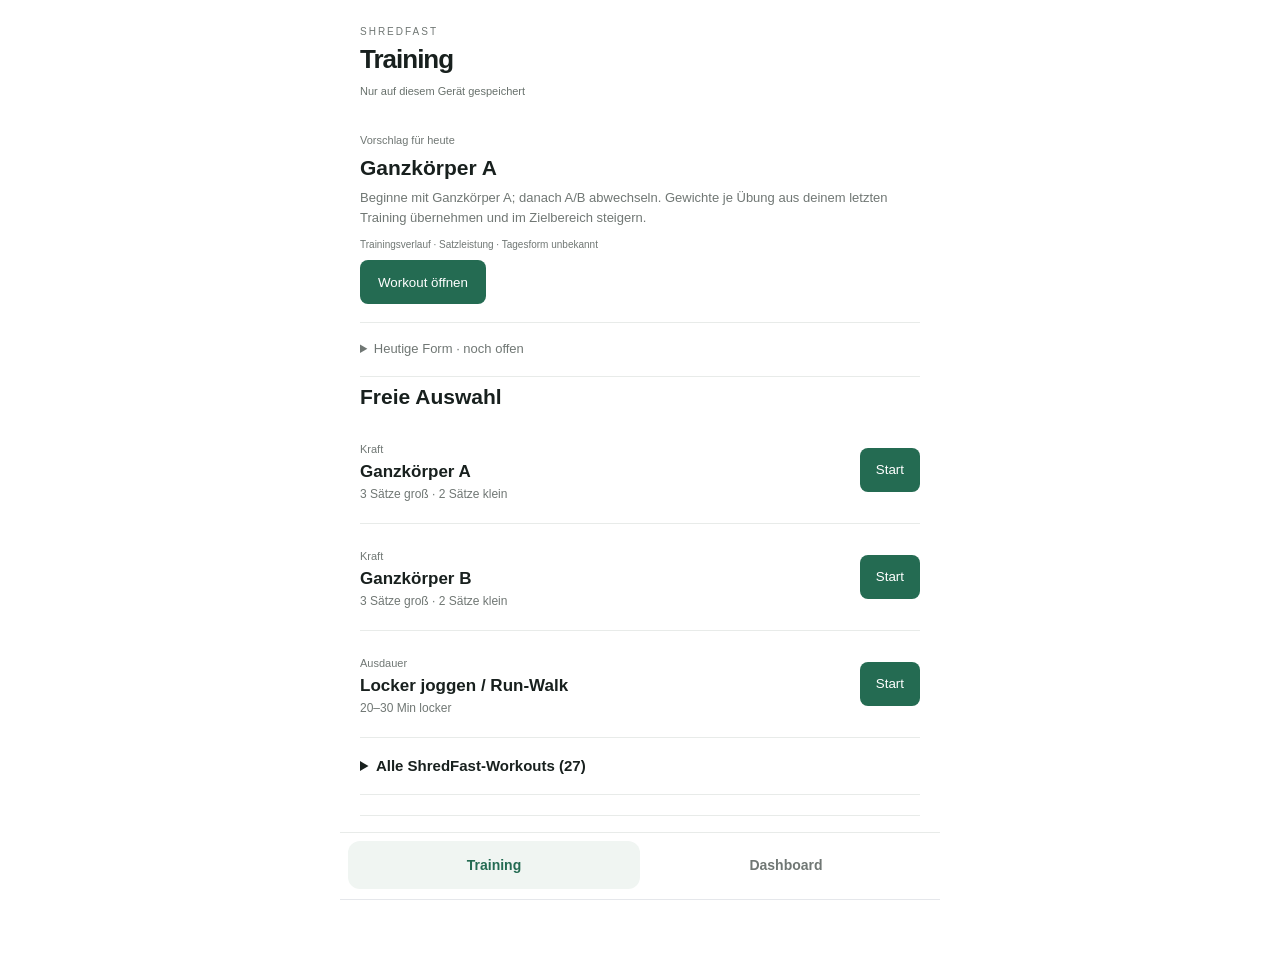
<file: index.html>
<!DOCTYPE html>
<html lang="de">
<head>
    <meta charset="UTF-8">
    <meta name="viewport" content="width=device-width, initial-scale=1.0, viewport-fit=cover">
    <meta name="apple-mobile-web-app-capable" content="yes">
    <meta name="apple-mobile-web-app-status-bar-style" content="black-translucent">
    <meta name="apple-mobile-web-app-title" content="ShredFast">
    <title>ShredFast · Kraft & Ausdauer</title>
    <style>
        * {
            margin: 0;
            padding: 0;
            box-sizing: border-box;
        }
        html, body {
            font-family: -apple-system, BlinkMacSystemFont, "Segoe UI", Helvetica, Arial, sans-serif;
            background: #f3f4f6;
            color: #111;
            width: 100%;
            height: 100%;
        }
        body {
            overflow-x: hidden;
        }
        button { font-family: inherit; cursor: pointer; border: none; background: none; }
        input { font-family: inherit; }
        .container { max-width: 500px; margin: 0 auto; min-height: 100vh; background: #f3f4f6; }
        .header { padding: 24px 18px 16px; background: #111; color: #fff; }
        .header h1 { font-size: 22px; font-weight: 800; letter-spacing: -0.5px; }
        .header-meta { font-size: 10px; letter-spacing: 4px; color: #666; margin-bottom: 2px; text-transform: uppercase; }
        .header-subtext { font-size: 11px; color: #666; margin-top: 8px; }
        .progress { display: flex; gap: 16px; margin-top: 16px; align-items: center; }
        .progress-count { text-align: center; }
        .progress-count div:first-child { font-size: 20px; font-weight: 800; color: #fff; }
        .progress-count span { font-size: 13px; color: #666; font-weight: 400; margin-left: 4px; }
        .progress-count .label { font-size: 10px; color: #666; text-transform: uppercase; letter-spacing: 1px; margin-top: 3px; }
        .progress-bar { flex: 1; height: 6px; background: #333; border-radius: 99px; overflow: hidden; }
        .progress-fill { height: 100%; background: linear-gradient(90deg,#4ade80,#facc15,#f97316); border-radius: 99px; transition: width 0.4s; }
        .percent { font-size: 13px; font-weight: 700; color: #fff; }
        .nav { display: flex; background: #fff; border-bottom: 1px solid #e5e7eb; position: sticky; top: 0; z-index: 20; }
        .nav button { flex: 1; padding: 14px 8px; border: none; border-bottom: 2.5px solid transparent; color: #9ca3af; font-size: 13px; font-weight: 700; cursor: pointer; }
        .nav button.active { border-bottom-color: #111; color: #111; }
        .content { padding: 14px; }
        .week-tabs { display: flex; gap: 6px; overflow-x: auto; margin-bottom: 14px; padding-bottom: 4px; }
        .week-tabs button { padding: 8px 12px; min-width: 46px; background: #fff; border: 1.5px solid #e5e7eb; border-radius: 8px; color: #6b7280; font-size: 12px; font-weight: 700; cursor: pointer; white-space: nowrap; }
        .week-tabs button.active { background: #111; border-color: #111; color: #fff; }
        .phase-banner { background: #f0fdf4; border: 1.5px solid #bbf7d0; border-radius: 10px; padding: 12px 14px; margin-bottom: 12px; display: flex; justify-content: space-between; align-items: center; }
        .phase-banner.intensity { background: #fffbeb; border-color: #fde68a; }
        .phase-banner.peak { background: #fff7ed; border-color: #fed7aa; }
        .phase-text { font-size: 11px; letter-spacing: 2px; font-weight: 700; text-transform: uppercase; color: #16a34a; }
        .phase-banner.intensity .phase-text { color: #b45309; }
        .phase-banner.peak .phase-text { color: #c2410c; }
        .phase-progress { font-size: 13px; color: #374151; margin-top: 3px; font-weight: 500; }
        .phase-dots { display: flex; gap: 6px; }
        .phase-dot { width: 10px; height: 10px; border-radius: 50%; background: #e5e7eb; border: 1.5px solid #d1d5db; }
        .phase-dot.done { background: #111; border-color: #111; }
        .workout-card { background: #fff; border: 1.5px solid #e5e7eb; border-radius: 12px; margin-bottom: 10px; overflow: hidden; box-shadow: 0 1px 3px rgba(0,0,0,0.06); }
        .workout-card.done { border-color: #bbf7d0; }
        .workout-header { padding: 14px; display: flex; align-items: center; justify-content: space-between; }
        .workout-left { display: flex; align-items: center; gap: 12px; flex: 1; cursor: pointer; }
        .workout-day { width: 38px; height: 38px; background: #f9fafb; border: 1.5px solid #e5e7eb; border-radius: 9px; display: flex; align-items: center; justify-content: center; font-size: 12px; font-weight: 800; color: #6b7280; flex-shrink: 0; }
        .workout-card.done .workout-day { background: #f0fdf4; border-color: #bbf7d0; color: #16a34a; }
        .workout-info { flex: 1; }
        .workout-name { font-size: 14px; font-weight: 700; color: #111; }
        .workout-meta { font-size: 11px; color: #9ca3af; margin-top: 2px; }
        .workout-meta.done { color: #16a34a; font-weight: 600; }
        .workout-actions { display: flex; gap: 6px; align-items: center; }
        .btn-delete { background: #f9fafb; border: 1px solid #e5e7eb; border-radius: 6px; color: #9ca3af; font-size: 12px; padding: 5px 9px; cursor: pointer; }
        .btn-expand { color: #9ca3af; font-size: 12px; cursor: pointer; padding: 4px 6px; transition: transform 0.25s; }
        .btn-expand.open { transform: rotate(180deg); }
        .btn-log { background: #111; border-radius: 7px; color: #fff; font-size: 11px; padding: 7px 12px; cursor: pointer; font-weight: 700; }
        .workout-card.done .btn-log { background: #f0fdf4; border: 1.5px solid #bbf7d0; color: #16a34a; }
        .workout-result { border-top: 1px solid #f0fdf4; background: #f9fffe; padding: 10px 14px 12px; display: flex; gap: 16px; flex-wrap: wrap; }
        .result-item { }
        .result-label { font-size: 10px; color: #9ca3af; letter-spacing: 1px; text-transform: uppercase; }
        .result-value { font-size: 15px; font-weight: 800; color: #16a34a; margin-top: 2px; }
        .workout-details { border-top: 1px solid #e5e7eb; padding: 14px; background: #fafafa; display: none; }
        .workout-details.open { display: block; }
        .details-title { font-size: 11px; color: #9ca3af; text-transform: uppercase; letter-spacing: 2px; margin-bottom: 8px; font-weight: 600; }
        .exercise-list { display: flex; flex-direction: column; gap: 5px; margin-bottom: 10px; }
        .exercise-item { display: flex; align-items: center; gap: 10px; padding: 9px 12px; background: #fff; border: 1px solid #e5e7eb; border-radius: 8px; }
        .exercise-dot { width: 6px; height: 6px; border-radius: 50%; background: #111; flex-shrink: 0; }
        .exercise-text { font-size: 13px; color: #111; font-weight: 500; }
        .note-box { background: #f9fafb; border: 1px solid #e5e7eb; border-radius: 8px; padding: 9px 12px; font-size: 12px; color: #374151; line-height: 1.6; }
        .empty-state { background: #fff; border: 1.5px solid #e5e7eb; border-radius: 12px; padding: 28px; text-align: center; color: #9ca3af; font-size: 13px; }
        .empty-state .success { color: #16a34a; font-weight: 600; }
        .log-list { display: flex; flex-direction: column; gap: 8px; }
        .log-item { background: #fff; border: 1.5px solid #bbf7d0; border-radius: 10px; padding: 12px 14px; display: flex; justify-content: space-between; align-items: center; box-shadow: 0 1px 2px rgba(0,0,0,0.04); }
        .log-item-left { }
        .log-item-name { font-size: 13px; font-weight: 700; color: #111; }
        .log-item-meta { font-size: 11px; color: #9ca3af; margin-top: 2px; }
        .log-item-value { text-align: right; }
        .log-item-value div { font-size: 13px; font-weight: 800; color: #16a34a; }
        .workout-db { }
        .db-group { margin-bottom: 16px; }
        .db-group-title { font-size: 11px; color: #374151; font-weight: 700; letter-spacing: 1px; text-transform: uppercase; margin-bottom: 8px; }
        .db-item { background: #fff; border: 1.5px solid #e5e7eb; border-radius: 10px; padding: 11px 14px; margin-bottom: 6px; box-shadow: 0 1px 2px rgba(0,0,0,0.04); }
        .db-item-name { font-size: 13px; font-weight: 700; color: #111; }
        .db-item-meta { font-size: 10px; color: #9ca3af; margin-top: 2px; }
        .db-item-exercises { font-size: 11px; color: #6b7280; margin-top: 5px; line-height: 1.5; }
        .modal { position: fixed; inset: 0; background: rgba(0,0,0,0.5); display: none; align-items: flex-end; z-index: 50; }
        .modal.open { display: flex; }
        .modal-content { background: #fff; border-radius: 18px 18px 0 0; padding: 24px 18px 48px; width: 100%; max-width: 500px; margin: 0 auto; box-sizing: border-box; box-shadow: 0 -4px 24px rgba(0,0,0,0.12); }
        .modal-handle { width: 36px; height: 4px; background: #e5e7eb; border-radius: 99px; margin: 0 auto 20px; }
        .modal-title { font-size: 11px; color: #9ca3af; letter-spacing: 2px; text-transform: uppercase; margin-bottom: 3px; font-weight: 600; }
        .modal-name { font-size: 17px; font-weight: 800; color: #111; margin-bottom: 20px; }
        .form-group { margin-bottom: 14px; }
        .form-label { font-size: 12px; color: #374151; font-weight: 600; margin-bottom: 6px; }
        .form-input { width: 100%; padding: 12px 14px; background: #fff; border: 1.5px solid #d1d5db; border-radius: 10px; color: #111; font-size: 15px; box-sizing: border-box; }
        .form-time { display: flex; gap: 8px; align-items: center; }
        .form-time input { width: auto; flex: 1; }
        .form-separator { color: #9ca3af; font-size: 20px; font-weight: 300; }
        .btn-save { width: 100%; padding: 15px; background: #111; border: none; border-radius: 12px; color: #fff; font-size: 14px; font-weight: 800; cursor: pointer; }
        .spacer { height: 30px; }
        .saving { font-size: 11px; color: #4ade80; margin-top: 6px; font-weight: 600; }
        .backup-panel { margin: 12px 14px; padding: 14px; border: 1px solid #d1d5db; border-radius: 10px; background: white; font-size: 13px; }
        .backup-panel summary { font-weight: 700; cursor: pointer; }
        .backup-panel p { margin: 12px 0; line-height: 1.5; overflow-wrap: anywhere; }
        .backup-panel label { display: block; margin-top: 10px; }
        .backup-panel input:not([type=file]) { display: block; width: 100%; padding: 12px; font-size:16px; margin-top: 5px; border:1px solid #aaa; border-radius:8px; }
        .backup-panel button, .import-label { display: inline-block; padding: 12px; margin: 8px 5px 0 0; background: #111; color: white; border-radius: 8px; font-weight: 600; }
        .backup-panel input[type=file] { display:block; max-width:100%; margin-top:8px; }
        .backup-panel button:disabled { opacity: .5; }
        [hidden] { display: none !important; }
        .block-picker { display:block; margin:14px; font-size:12px; font-weight:700; }
        .block-picker select { display:block; width:100%; margin-top:6px; padding:12px; font-size:16px; border:1px solid #bbb; border-radius:8px; background:white; color:#111; }
        .hybrid-card { margin:12px 0; padding:14px; border:1px solid #d1d5db; border-radius:12px; background:white; font-size:13px; line-height:1.55; }
        .hybrid-card p { margin:8px 0; }
        .hybrid-card ul { padding-left:20px; margin:8px 0; }
        .hybrid-heading { display:flex; align-items:center; justify-content:space-between; gap:10px; }
        .hybrid-heading p { color:#555; font-size:12px; }
        .hybrid-card button, .hybrid-modal button { padding:12px; color:white; background:#111; border-radius:8px; font-weight:700; }
        .hybrid-card button.secondary, .hybrid-modal button.secondary { color:#111; background:#eee; }
        .hybrid-modal { position:fixed; inset:0; z-index:70; background:#f3f4f6; overflow-y:auto; overscroll-behavior:contain; }
        .hybrid-modal-inner { max-width:500px; margin:auto; padding:20px 14px max(30px,env(safe-area-inset-bottom)); font-size:13px; line-height:1.5; }
        .hybrid-modal h2 { margin:16px 0; font-size:20px; }
        .hybrid-modal label { display:block; margin:10px 0; }
        .hybrid-modal input, .hybrid-modal select, .hybrid-modal textarea { display:block; width:100%; min-width:0; padding:10px 7px; border:1px solid #aaa; border-radius:7px; background:white; color:#111; font-size:16px; }
        .hybrid-modal fieldset { padding:10px; border:1px solid #ccc; border-radius:10px; margin:18px 0; background:white; }
        .hybrid-modal legend { font-weight:700; }
        .set-row { display:flex; align-items:center; gap:6px; }
        .set-row label { flex:1; min-width:0; font-size:11px; }
        .set-row span { width:18px; flex-shrink:0; }
        .rest-tools { position:sticky; top:0; display:flex; align-items:center; gap:8px; padding:10px 0; background:#f3f4f6; border-bottom:1px solid #ddd; z-index:2; }
        .rest-tools span { flex:1; font-weight:700; }
        #draftStatus { font-size:12px; color:#36563e; margin:10px 0; }
        .last-set { font-size:12px; color:#36563e; }
        .copy-weight { font-size:12px; margin:8px 0; }
    </style>
<link rel="stylesheet" href="pro.css?v=11">
<meta name="theme-color" content="#112e32">
<link rel="stylesheet" href="minimal.css?v=16">
</head>
<body>
    <div class="container">
        <div class="header">
            <div class="header-meta" id="blockSubtitle">ShredFast</div>
            <h1 id="blockTitle">Kraft & Ausdauer</h1>
            <div class="header-subtext" id="savingStatus"></div>
            <div class="progress">
                <div class="progress-count">
                    <div><span id="totalDone">0</span><span id="totalTarget">/24</span></div>
                    <div class="label">Sessions</div>
                </div>
                <div class="progress-bar">
                    <div class="progress-fill" id="progressFill" style="width: 0%"></div>
                </div>
                <div class="percent" id="progressPercent">0%</div>
            </div>
        </div>

        <label class="block-picker">Trainingsblock
            <select id="blockSelect"><option value="hybrid1">Training · Kraft & Ausdauer</option><option value="block2">Bisheriger Block · 10 Wochen / 30 Sessions</option></select>
        </label>
        <div class="nav">
            <button class="nav-btn active" data-tab="plan">Training</button>
            <button class="nav-btn" data-tab="progress">Verlauf</button>
            <button class="nav-btn" data-tab="db">Workouts</button>
        </div>

        <details class="backup-panel">
            <summary>Daten &amp; Cloud-Backup</summary>
            <p id="cloudAccount"></p>
            <p id="cloudUnavailable" hidden>Cloud-Modul nicht verfügbar. Lokales Training und Export bleiben nutzbar.</p>
            <form id="loginForm">
                <p>Mit deinen bestehenden LifeOS-App-Zugangsdaten anmelden. Für alte Gerätedaten oben den bisherigen Block auswählen und dort „Bisherige iPhone-Daten übernehmen“ wählen.</p>
                <label>E-Mail<input id="cloudEmail" type="email" autocomplete="username" required></label>
                <label>Passwort<input id="cloudPassword" type="password" autocomplete="current-password" required></label>
                <button id="loginButton" type="submit">Cloud anmelden</button>
                <p id="loginResult" role="status"></p>
            </form>
            <div id="signedInTools" hidden>
                <button id="syncNow" type="button">Jetzt synchronisieren</button>
                <button id="legacyImport" type="button">Bisherige iPhone-Daten übernehmen</button>
                <button id="signOut" type="button">Abmelden</button>
                <p>Offline-Änderungen werden beim nächsten Öffnen mit Internet übertragen. Bei Änderungen derselben Session auf mehreren Geräten gilt die zuletzt in der Cloud gespeicherte Änderung.</p>
            </div>
            <button id="exportBackup" type="button">Backup exportieren</button>
            <label class="import-label">Backup importieren<input id="importBackup" type="file" accept=".json,application/json"></label>
            <p>Version 16 · Training & Dashboard. Deine alten Gerätedaten bleiben bei der Übernahme erhalten.</p>
        </details>
        <div class="content" id="content">
            <!-- Content will be rendered here -->
        </div>
    </div>

    <div class="modal" id="modal">
        <div class="modal-content">
            <div class="modal-handle"></div>
            <div class="modal-title" id="modalTitle"></div>
            <div class="modal-name" id="modalName"></div>
            
            <div class="form-group">
                <div class="form-label">Gewicht (kg)</div>
                <input type="number" class="form-input" id="inputWeight" placeholder="z.B. 15">
            </div>

            <div class="form-group" id="formTimeGroup" style="display:none;">
                <div class="form-label">Zeit (Min : Sek)</div>
                <div class="form-time">
                    <input type="number" class="form-input" id="inputMins" placeholder="Min">
                    <span class="form-separator">:</span>
                    <input type="number" class="form-input" id="inputSecs" placeholder="Sek">
                </div>
            </div>

            <div class="form-group" id="formRoundsGroup" style="display:none;">
                <div class="form-label">Runden</div>
                <input type="number" class="form-input" id="inputRounds" placeholder="z.B. 6">
            </div>

            <div class="form-group">
                <div class="form-label">Notiz (optional)</div>
                <input type="text" class="form-input" id="inputNote" placeholder="Wie war's?">
            </div>

            <button class="btn-save" id="btnSave">Speichern ✓</button>
        </div>
    </div>

    <script src="supabase.min.js"></script>
    <script>
        // ─── DATA ────────────────────────────────────────────────────────────
        const WORKOUTS = [
          { id:"b1-01", name:"150 Rep Challenge", format:"For Time", metric:"time", exercises:["30x Thruster","30x Deadlift","30x Renegade Row + Press","30x Alt Row","30x Reverse Lunge"] },
          { id:"b1-02", name:"AMRAP 15 ⭐", format:"AMRAP", metric:"rounds", exercises:["8x Deadlift","6x Clean","8x Squat","6x Press","10x Swing"] },
          { id:"b1-03", name:"30 Min Fullbody", format:"For Time", metric:"time", exercises:["50x Burpee","50x Deadlift","50x Squat","50x Reverse Lunge","50x BW Thruster"] },
          { id:"b1-04", name:"AMRAP 20", format:"AMRAP", metric:"rounds", exercises:["6x Thruster","8x High Pull","10x Air Squat","12x Switch Lunge","14x Knee-to-Elbow"] },
          { id:"b1-05", name:"15 Min Fullbody", format:"For Time", metric:"time", exercises:["50x Swing","50x Goblet Squat","50x Deadlift","25x Rev. Lunge R+L","50x Sit-Through","50x Mountain Climber"] },
          { id:"b1-06", name:"250 Reps", format:"For Time", metric:"time", exercises:["50x Swing","50x Clean","50x Press","50x Squat","50x Row"] },
          { id:"b1-07", name:"Time Cap 20 Min", format:"For Time", metric:"time", exercises:["30x Deadlift","30x High Pull","30x Thruster","30x Clean+Press","30x Burpee","30x Knee-to-Elbow","30x Russian Twist"] },
          { id:"b1-08", name:"Power Flow Ladder", format:"Ladder", metric:"rounds", exercises:["Swing · Clean · Press · Squat · Row","1→2→3→...→10 reps"] },
          { id:"b1-09", name:"METCON 30", format:"For Time", metric:"time", exercises:["100x Star Jumps","50x Squat Rotation","50x BW Thruster","50x KB Thruster","50x High Pull","50x Deadlift","50x Pull Through"] },
          { id:"b1-10", name:"AMRAP 30", format:"AMRAP", metric:"rounds", exercises:["8x Deadlift","8x Clean","8x Thruster","8x Press-Up","8x Burpee"] },
          { id:"b1-11", name:"AMRAP 16", format:"AMRAP", metric:"rounds", exercises:["10x Row","8x Thruster","6x Clean-Squat","4x Press","2x Devil Press"] },
          { id:"b1-12", name:"300 Reps", format:"For Time", metric:"time", exercises:["50x Thruster","50x High Pull","50x Press-Up","50x Alt Row+Double Row","50x Burpee","50x Pull Through"] },
          { id:"b1-13", name:"30 Min Buy-Out", format:"For Time", metric:"time", exercises:["50x Swing","40x Clean+Press","40x Deadlift","40x Row","50x Burpee"] },
          { id:"b1-14", name:"METCON 325", format:"For Time", metric:"time", exercises:["25x Burpee","50x Deadlift","50x Reverse Lunge","50x Squat","50x High Pull","50x Row","50x Shoulder Tap"] },
          { id:"b1-15", name:"300 Rep Beast", format:"For Time", metric:"time", exercises:["50x Swing","50x Squat","50x Clean","50x Press","50x Row","50x Burpee"] },
          { id:"b1-16", name:"500 Rep Monster", format:"For Time", metric:"time", exercises:["50x Alt Row+Deadlift","50x Thruster","200x Air Squat","100x Press-Up KB Tap","100x Shoulder Tap"] },
          { id:"n-01", name:"300 No Excuses", format:"For Time", metric:"time", exercises:["50x Burpee","50x Snatch","50x Thruster","50x Press","50x Row","50x Full Sit-Up"] },
          { id:"n-02", name:"5 Rounds Snatch", format:"For Time", metric:"time", exercises:["5 Runden: 10x Burpee","10x Snatch","10x Thruster","10x Press","10x Row","10x Sprinter Sit-Up"] },
          { id:"n-03", name:"300 YOU VS YOU", format:"For Time", metric:"time", exercises:["50x Renegade Row","50x Power Clean","50x Press","50x Squat","50x BW Thruster","50x Knee-to-Elbow"] },
          { id:"n-04", name:"50er Snatch Block", format:"For Time", metric:"time", exercises:["50x Snatch","50x Squat","50x Lunge","50x Thruster","50x Row","50x Russian Twist"] },
          { id:"n-05", name:"20 Min KB METCON", format:"For Time", metric:"time", exercises:["30x Row","30x Swing","30x Press","30x Clean","30x Squat","30x Full Body Crunch"] },
          { id:"n-06", name:"AMRAP20 Burpee", format:"AMRAP", metric:"rounds", exercises:["10x Burpee","10x Squat","10x Row","10x Press","20x Knee-to-Elbow"] },
          { id:"n-07", name:"AMRAP15 Press Up", format:"AMRAP", metric:"rounds", exercises:["10x Press Up","10x Deadlift","10x Press","10x Row"] },
          { id:"n-08", name:"300 Gorilla Row", format:"For Time", metric:"time", exercises:["50x Deadlift","50x Push Press","50x Squat","50x Gorilla Row","50x Marches","50x Swing"] },
          { id:"n-09", name:"500 Rep Beast 2", format:"For Time", metric:"time", exercises:["100x BW Squat","100x Switch Lunge","50x Renegade Row","50x Thruster","50x High Pull","50x Shoulder Tap","100x Star Jump"] },
          { id:"n-10", name:"300 Burpee Buy-In", format:"For Time", metric:"time", exercises:["50x Burpee (Buy-In)","50x Swing","50x Squat","50x Press-Up","50x Row","50x Thruster"] },
          { id:"n-11", name:"250 Snatch Interrupt", format:"For Time", metric:"time", exercises:["50x Air Squat","50x Goblet Squat","50x Snatch","50x Row","50x Thruster","+ 10x Burpee alle 4 Min"] },
        ];

        const BLOCK2_PLAN = [
          { week: 1, day: "Mo", workoutId: "n-07", weight: "14", note: "Leichter Start" },
          { week: 1, day: "Mi", workoutId: "b1-02", weight: "14", note: "Baseline AMRAP 15" },
          { week: 1, day: "Fr", workoutId: "n-05", weight: "14", note: "Volumen, kurz" },
          { week: 2, day: "Mo", workoutId: "b1-06", weight: "14", note: "250 Reps" },
          { week: 2, day: "Mi", workoutId: "n-06", weight: "14", note: "AMRAP20 Burpee" },
          { week: 2, day: "Fr", workoutId: "b1-01", weight: "14", note: "150 Rep Challenge" },
          { week: 3, day: "Mo", workoutId: "n-02", weight: "15", note: "5 Rounds Snatch" },
          { week: 3, day: "Mi", workoutId: "b1-02", weight: "15", note: "AMRAP 15 @ 15kg" },
          { week: 3, day: "Fr", workoutId: "b1-07", weight: "15", note: "Time Cap 20 Min" },
          { week: 4, day: "Mo", workoutId: "b1-12", weight: "15", note: "300 Reps" },
          { week: 4, day: "Mi", workoutId: "n-08", weight: "15", note: "300 Gorilla Row" },
          { week: 4, day: "Fr", workoutId: "b1-08", weight: "15", note: "Power Flow Ladder" },
          { week: 5, day: "Mo", workoutId: "n-01", weight: "15", note: "300 No Excuses" },
          { week: 5, day: "Mi", workoutId: "b1-02", weight: "16", note: "AMRAP 15 @ 16kg" },
          { week: 5, day: "Fr", workoutId: "b1-09", weight: "15", note: "METCON 30" },
          { week: 6, day: "Mo", workoutId: "b1-14", weight: "16", note: "METCON 325" },
          { week: 6, day: "Mi", workoutId: "n-03", weight: "16", note: "300 YOU VS YOU" },
          { week: 6, day: "Fr", workoutId: "b1-13", weight: "16", note: "30 Min Buy-Out" },
          { week: 7, day: "Mo", workoutId: "b1-15", weight: "17", note: "300 Rep Beast" },
          { week: 7, day: "Mi", workoutId: "b1-02", weight: "17", note: "AMRAP 15 @ 17kg" },
          { week: 7, day: "Fr", workoutId: "n-10", weight: "17", note: "300 Burpee Buy-In" },
          { week: 8, day: "Mo", workoutId: "n-04", weight: "17", note: "50er Snatch Block" },
          { week: 8, day: "Mi", workoutId: "b1-10", weight: "18", note: "AMRAP 30 @ 18kg" },
          { week: 8, day: "Fr", workoutId: "b1-16", weight: "17", note: "500 Rep Monster" },
          { week: 9, day: "Mo", workoutId: "b1-12", weight: "17", note: "300 Reps" },
          { week: 9, day: "Mi", workoutId: "b1-02", weight: "18", note: "AMRAP 15 @ 18kg" },
          { week: 9, day: "Fr", workoutId: "n-09", weight: "17", note: "500 Rep Beast 2" },
          { week: 10, day: "Mo", workoutId: "b1-04", weight: "16", note: "AMRAP 20 Deload" },
          { week: 10, day: "Mi", workoutId: "b1-02", weight: "17", note: "AMRAP 15 Final" },
          { week: 10, day: "Fr", workoutId: "b1-01", weight: "15", note: "150 Rep Challenge Final" },
        ];

        // ─── STATE ───────────────────────────────────────────────────────────
        let logs = [];
        let currentTab = "plan";
        let currentWeek = 1;
        let expandedSession = null;
        let loggingSession = null;

        const STORAGE_KEY = "sf_v6_logs";

        // ─── INIT ────────────────────────────────────────────────────────────
        function init() {
            logs = []; // initCloud loads the selected block without mixing legacy data.
            setupNav();
            setupModal();
            render();
        }

        function loadLogs() {
            try {
                const raw = localStorage.getItem(STORAGE_KEY);
                logs = raw ? JSON.parse(raw) : [];
            } catch(e) {
                logs = [];
            }
        }

        function saveLogs() {
            return storeTrainingChange();
        }

        function setupNav() {
            document.querySelectorAll('.nav-btn').forEach(btn => {
                btn.addEventListener('click', () => {
                    document.querySelectorAll('.nav-btn').forEach(b => b.classList.remove('active'));
                    btn.classList.add('active');
                    currentTab = btn.dataset.tab;
                    render();
                });
            });
        }

        function setupModal() {
            const modal = document.getElementById('modal');
            modal.addEventListener('click', e => {
                if (e.target === modal) {
                    closeModal();
                }
            });
            document.getElementById('btnSave').addEventListener('click', saveLog);
        }

        // ─── RENDER ──────────────────────────────────────────────────────────
        function render() {
            renderHeader();
            if (currentTab === "plan") renderPlan();
            else if (currentTab === "progress") renderProgress();
            else if (currentTab === "db") renderDB();
        }

        function renderHeader() {
            const total = logs.length;
            const pct = Math.round((total / 30) * 100);
            document.getElementById('totalDone').textContent = total;
            document.getElementById('progressFill').style.width = pct + '%';
            document.getElementById('progressPercent').textContent = pct + '%';
        }

        function renderPlan() {
            const weekPlan = BLOCK2_PLAN.filter(s => s.week === currentWeek);
            const weekDone = weekPlan.filter(s => logs.find(l => l.key === `W${s.week}-${s.day}`)).length;

            let phase = "AUFBAU";
            let phaseBgClass = "";
            if (currentWeek > 3 && currentWeek <= 7) { phase = "INTENSITÄT"; phaseBgClass = "intensity"; }
            if (currentWeek > 7) { phase = "PEAK"; phaseBgClass = "peak"; }

            let html = `
                <div class="week-tabs">
                    ${Array.from({length:10},(_,i)=>i+1).map(w => {
                        const wd = BLOCK2_PLAN.filter(p=>p.week===w).filter(s => logs.find(l => l.key === `W${s.week}-${s.day}`)).length;
                        const active = currentWeek === w ? 'active' : '';
                        const badge = wd === 3 && currentWeek !== w ? '<span style="position:absolute;top:-3px;right:-3px;width:8px;height:8px;border-radius:50%;background:#4ade80;border:2px solid #f3f4f6;"></span>' : '';
                        return `<button class="week-tabs button ${active}" onclick="window.setWeek(${w})" style="position:relative;">${badge}W${w}</button>`;
                    }).join('')}
                </div>
                <div class="phase-banner ${phaseBgClass}">
                    <div>
                        <div class="phase-text">Woche ${currentWeek} · ${phase}</div>
                        <div class="phase-progress">${weekDone}/3 Workouts erledigt</div>
                    </div>
                    <div class="phase-dots">
                        ${[0,1,2].map(i => `<div class="phase-dot ${i<weekDone?'done':''}"></div>`).join('')}
                    </div>
                </div>
                ${weekPlan.map((plan, i) => {
                    const workout = WORKOUTS.find(w => w.id === plan.workoutId);
                    const key = `W${plan.week}-${plan.day}`;
                    const log = logs.find(l => l.key === key);
                    const done = !!log;
                    const open = expandedSession === key;
                    
                    return `
                        <div class="workout-card ${done ? 'done' : ''}">
                            <div class="workout-header">
                                <div class="workout-left" onclick="window.toggleExpand('${key}')">
                                    <div class="workout-day">${plan.day[0]}</div>
                                    <div class="workout-info">
                                        <div class="workout-name">${workout.name}</div>
                                        <div class="workout-meta ${done ? 'done' : ''}">
                                            ${workout.format} · ${plan.weight}kg
                                            ${done ? ` · ✓ ${escapeHTML(log.date)}` : ''}
                                        </div>
                                    </div>
                                </div>
                                <div class="workout-actions">
                                    ${done ? `<button class="btn-delete" onclick="window.deleteLog('${key}')">✕</button>` : ''}
                                    <div class="btn-expand ${open ? 'open' : ''}" onclick="window.toggleExpand('${key}')">▼</div>
                                    <button class="btn-log" onclick="window.openLog('${key}', ${plan.week}, '${plan.day}', '${plan.workoutId}', '${workout.metric}')">${done ? 'Edit' : 'Log'}</button>
                                </div>
                            </div>
                            ${done ? `
                                <div class="workout-result">
                                    ${log.weight ? `<div class="result-item"><div class="result-label">Gewicht</div><div class="result-value">${escapeHTML(log.weight)}kg</div></div>` : ''}
                                    ${workout.metric === 'time' && log.mins !== '' ? `<div class="result-item"><div class="result-label">Zeit</div><div class="result-value">${fmt(log.mins, log.secs)}</div></div>` : ''}
                                    ${workout.metric === 'rounds' && log.rounds !== '' ? `<div class="result-item"><div class="result-label">Runden</div><div class="result-value">${escapeHTML(log.rounds)}</div></div>` : ''}
                                    ${log.note ? `<div class="result-item" style="width:100%"><div class="result-label">Notiz</div><div style="font-size:12px;color:#374151;font-style:italic;margin-top:2px">${escapeHTML(log.note)}</div></div>` : ''}
                                </div>
                            ` : ''}
                            ${open ? `
                                <div class="workout-details open">
                                    <div class="details-title">Übungen</div>
                                    <div class="exercise-list">
                                        ${workout.exercises.map(ex => `
                                            <div class="exercise-item">
                                                <div class="exercise-dot"></div>
                                                <span class="exercise-text">${ex}</span>
                                            </div>
                                        `).join('')}
                                    </div>
                                    <div class="note-box">💡 ${plan.note}</div>
                                </div>
                            ` : ''}
                        </div>
                    `;
                }).join('')}
                <div class="spacer"></div>
            `;

            document.getElementById('content').innerHTML = html;
        }

        function renderProgress() {
            const logsSorted = [...logs].sort((a,b) => {
                const aPos = BLOCK2_PLAN.findIndex(s => s.week===a.week && s.day===a.day);
                const bPos = BLOCK2_PLAN.findIndex(s => s.week===b.week && s.day===b.day);
                return aPos - bPos;
            });

            let html = `<div class="details-title">Deine Logs</div>`;
            if (logs.length === 0) {
                html += `<div class="empty-state">Noch keine Sessions.<br><span class="success">Starte mit Woche 1! 💪</span></div>`;
            } else {
                html += `<div class="log-list">`;
                logsSorted.forEach(log => {
                    const plan = BLOCK2_PLAN.find(s => s.week===log.week && s.day===log.day);
                    const workout = WORKOUTS.find(w => w.id === log.workoutId);
                    html += `
                        <div class="log-item">
                            <div class="log-item-left">
                                <div class="log-item-name">W${log.week} ${log.day} · ${workout?.name}</div>
                                <div class="log-item-meta">${escapeHTML(log.date)} · ${escapeHTML(log.weight)}kg</div>
                            </div>
                            <div class="log-item-value">
                                <div>${log.mins !== '' ? fmt(log.mins, log.secs) : (log.rounds ? escapeHTML(log.rounds) + ' Rdn' : '')}</div>
                            </div>
                        </div>
                    `;
                });
                html += `</div>`;
            }
            html += `<div class="spacer"></div>`;
            document.getElementById('content').innerHTML = html;
        }

        function renderDB() {
            let html = `<div class="details-title">27 Workouts</div><div class="workout-db">`;
            
            ["b1", "n"].forEach(prefix => {
                const items = WORKOUTS.filter(w => w.id.startsWith(prefix));
                const label = prefix === "b1" ? "Block 1" : "Neue";
                html += `<div class="db-group"><div class="db-group-title">${label} (${items.length})</div>`;
                items.forEach(w => {
                    html += `
                        <div class="db-item">
                            <div class="db-item-name">${w.name}</div>
                            <div class="db-item-meta">${w.format} · ${w.metric === 'time' ? 'Zeit' : 'Runden'}</div>
                            <div class="db-item-exercises">${w.exercises.join(' · ')}</div>
                        </div>
                    `;
                });
                html += `</div>`;
            });

            html += `</div><div class="spacer"></div>`;
            document.getElementById('content').innerHTML = html;
        }

        // ─── MODAL & LOGGING ──────────────────────────────────────────────────
        function openLog(key, week, day, workoutId, metric) {
            loggingSession = { key, week, day, workoutId, metric };
            const log = logs.find(l => l.key === key);
            const workout = WORKOUTS.find(w => w.id === workoutId);
            
            document.getElementById('modalTitle').textContent = `W${week} · ${day}`;
            document.getElementById('modalName').textContent = workout.name;
            
            document.getElementById('inputWeight').value = log?.weight || '15';
            document.getElementById('inputMins').value = log?.mins || '';
            document.getElementById('inputSecs').value = log?.secs || '';
            document.getElementById('inputRounds').value = log?.rounds || '';
            document.getElementById('inputNote').value = log?.note || '';

            if (metric === 'time') {
                document.getElementById('formTimeGroup').style.display = 'block';
                document.getElementById('formRoundsGroup').style.display = 'none';
            } else {
                document.getElementById('formTimeGroup').style.display = 'none';
                document.getElementById('formRoundsGroup').style.display = 'block';
            }

            document.getElementById('modal').classList.add('open');
        }

        function closeModal() {
            document.getElementById('modal').classList.remove('open');
            loggingSession = null;
        }

        function saveLog() {
            if (!loggingSession) return;
            
            const entry = {
                key: loggingSession.key,
                week: loggingSession.week,
                day: loggingSession.day,
                workoutId: loggingSession.workoutId,
                date: logs.find(l => l.key === loggingSession.key)?.date || new Date().toLocaleDateString('de-DE'),
                weight: document.getElementById('inputWeight').value,
                mins: document.getElementById('inputMins').value,
                secs: document.getElementById('inputSecs').value,
                rounds: document.getElementById('inputRounds').value,
                note: document.getElementById('inputNote').value,
            };

            logs = logs.filter(l => l.key !== loggingSession.key);
            logs.push(entry);
            if (!saveLogs()) { logs = structuredClone(savedLogs); return; }
            closeModal();
            render();
        }

        function deleteLog(key) {
            if (!confirm('Diese Session löschen? Die Löschung wird auch in der Cloud gespeichert.')) return;
            logs = logs.filter(l => l.key !== key);
            if (!saveLogs()) logs = structuredClone(savedLogs);
            render();
        }

        // ─── UTILITIES ───────────────────────────────────────────────────────
        function fmt(m, s) {
            return `${String(m||0).padStart(2,'0')}:${String(s||0).padStart(2,'0')}`;
        }

        // ─── GLOBAL FUNCTIONS ────────────────────────────────────────────────
        window.setWeek = (w) => {
            currentWeek = w;
            expandedSession = null;
            render();
        };

        window.toggleExpand = (key) => {
            expandedSession = expandedSession === key ? null : key;
            render();
        };

        window.openLog = openLog;
        window.deleteLog = deleteLog;

        // ─── START ────────────────────────────────────────────────────────────
    </script>
    <div id="hybridModal" class="hybrid-modal" hidden>
      <div class="hybrid-modal-inner" role="dialog" aria-modal="true" aria-labelledby="hybridDialogTitle">
       <button id="closeHybrid" class="secondary" type="button">Schließen</button>
       <h2 id="hybridDialogTitle"></h2>
       <div class="rest-tools"><span id="restStatus" role="status">Pausentimer</span><button id="startRest" type="button">90 s Pause</button><button id="stopRest" type="button" class="secondary">Stop</button></div>
       <p id="draftStatus" role="status"></p>
       <form id="hybridForm"><div id="hybridFields"></div><button type="submit">Einheit speichern ✓</button></form>
      </div>
    </div>
    <script src="training.js?v=14"></script>
    <script src="plan-update.js?v=15"></script>
    <script src="catalog.js?v=14"></script>
    <script src="cloud.js?v=14"></script>
    <script src="pro.js?v=14"></script>
    <script src="minimal.js?v=15"></script>
    <script src="circuit-coach.js?v=16"></script>
    <script>init(); void initCloud();</script>
</body>
</html>
</file>
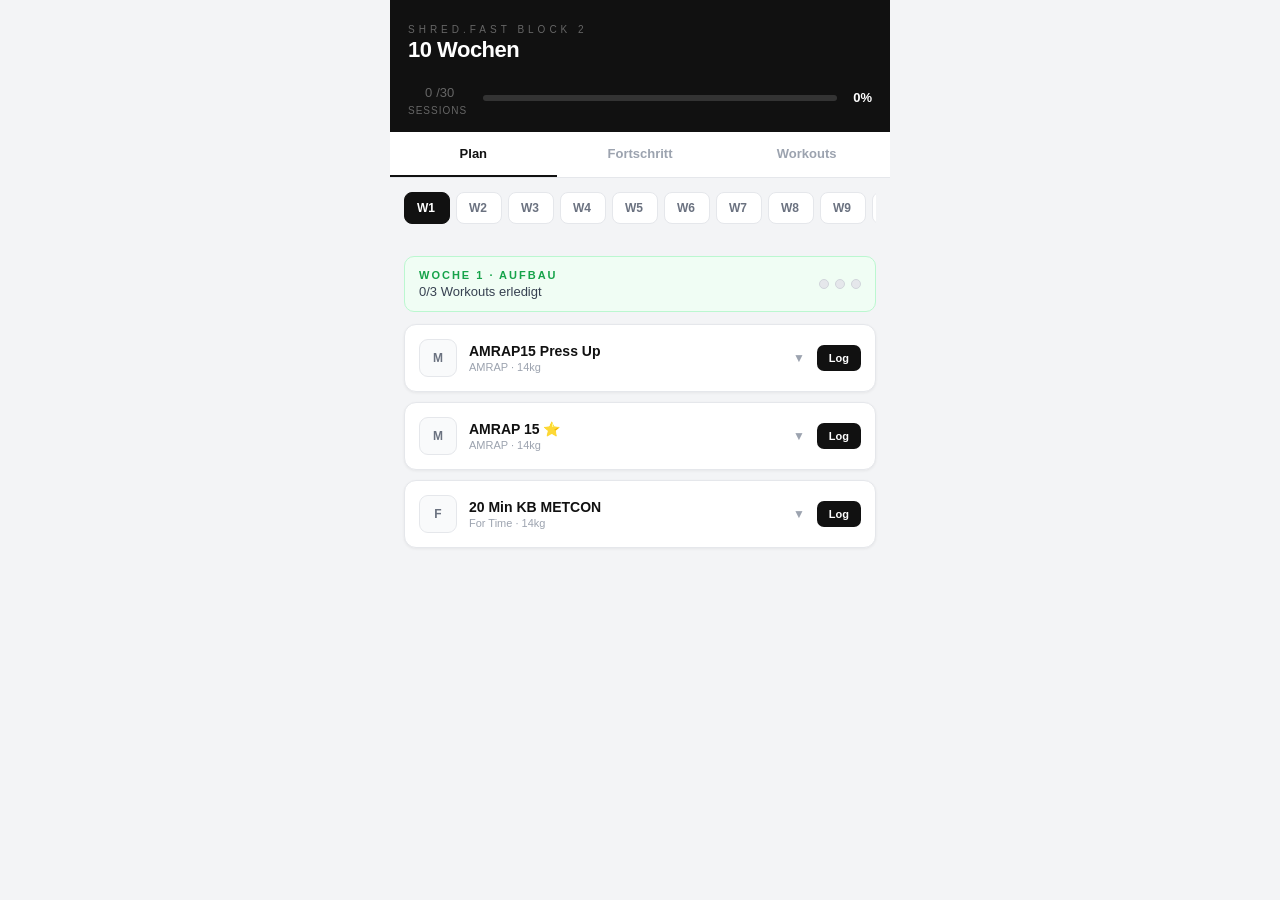
<file: shredfast-standalone.html>
<!DOCTYPE html>
<html lang="de">
<head>
    <meta charset="UTF-8">
    <meta name="viewport" content="width=device-width, initial-scale=1.0, viewport-fit=cover">
    <meta name="apple-mobile-web-app-capable" content="yes">
    <meta name="apple-mobile-web-app-status-bar-style" content="black-translucent">
    <meta name="apple-mobile-web-app-title" content="ShredFast">
    <title>ShredFast - 10 Wochen Block</title>
    <style>
        * {
            margin: 0;
            padding: 0;
            box-sizing: border-box;
        }
        html, body {
            font-family: -apple-system, BlinkMacSystemFont, "Segoe UI", Helvetica, Arial, sans-serif;
            background: #f3f4f6;
            color: #111;
            width: 100%;
            height: 100%;
        }
        body {
            overflow-x: hidden;
        }
        button { font-family: inherit; cursor: pointer; border: none; background: none; }
        input { font-family: inherit; }
        .container { max-width: 500px; margin: 0 auto; min-height: 100vh; background: #f3f4f6; }
        .header { padding: 24px 18px 16px; background: #111; color: #fff; }
        .header h1 { font-size: 22px; font-weight: 800; letter-spacing: -0.5px; }
        .header-meta { font-size: 10px; letter-spacing: 4px; color: #666; margin-bottom: 2px; text-transform: uppercase; }
        .header-subtext { font-size: 11px; color: #666; margin-top: 8px; }
        .progress { display: flex; gap: 16px; margin-top: 16px; align-items: center; }
        .progress-count { text-align: center; }
        .progress-count div:first-child { font-size: 20px; font-weight: 800; color: #fff; }
        .progress-count span { font-size: 13px; color: #666; font-weight: 400; margin-left: 4px; }
        .progress-count .label { font-size: 10px; color: #666; text-transform: uppercase; letter-spacing: 1px; margin-top: 3px; }
        .progress-bar { flex: 1; height: 6px; background: #333; border-radius: 99px; overflow: hidden; }
        .progress-fill { height: 100%; background: linear-gradient(90deg,#4ade80,#facc15,#f97316); border-radius: 99px; transition: width 0.4s; }
        .percent { font-size: 13px; font-weight: 700; color: #fff; }
        .nav { display: flex; background: #fff; border-bottom: 1px solid #e5e7eb; position: sticky; top: 0; z-index: 20; }
        .nav button { flex: 1; padding: 14px 8px; border: none; border-bottom: 2.5px solid transparent; color: #9ca3af; font-size: 13px; font-weight: 700; cursor: pointer; }
        .nav button.active { border-bottom-color: #111; color: #111; }
        .content { padding: 14px; }
        .week-tabs { display: flex; gap: 6px; overflow-x: auto; margin-bottom: 14px; padding-bottom: 4px; }
        .week-tabs button { padding: 8px 12px; min-width: 46px; background: #fff; border: 1.5px solid #e5e7eb; border-radius: 8px; color: #6b7280; font-size: 12px; font-weight: 700; cursor: pointer; white-space: nowrap; }
        .week-tabs button.active { background: #111; border-color: #111; color: #fff; }
        .phase-banner { background: #f0fdf4; border: 1.5px solid #bbf7d0; border-radius: 10px; padding: 12px 14px; margin-bottom: 12px; display: flex; justify-content: space-between; align-items: center; }
        .phase-banner.intensity { background: #fffbeb; border-color: #fde68a; }
        .phase-banner.peak { background: #fff7ed; border-color: #fed7aa; }
        .phase-text { font-size: 11px; letter-spacing: 2px; font-weight: 700; text-transform: uppercase; color: #16a34a; }
        .phase-banner.intensity .phase-text { color: #b45309; }
        .phase-banner.peak .phase-text { color: #c2410c; }
        .phase-progress { font-size: 13px; color: #374151; margin-top: 3px; font-weight: 500; }
        .phase-dots { display: flex; gap: 6px; }
        .phase-dot { width: 10px; height: 10px; border-radius: 50%; background: #e5e7eb; border: 1.5px solid #d1d5db; }
        .phase-dot.done { background: #111; border-color: #111; }
        .workout-card { background: #fff; border: 1.5px solid #e5e7eb; border-radius: 12px; margin-bottom: 10px; overflow: hidden; box-shadow: 0 1px 3px rgba(0,0,0,0.06); }
        .workout-card.done { border-color: #bbf7d0; }
        .workout-header { padding: 14px; display: flex; align-items: center; justify-content: space-between; }
        .workout-left { display: flex; align-items: center; gap: 12px; flex: 1; cursor: pointer; }
        .workout-day { width: 38px; height: 38px; background: #f9fafb; border: 1.5px solid #e5e7eb; border-radius: 9px; display: flex; align-items: center; justify-content: center; font-size: 12px; font-weight: 800; color: #6b7280; flex-shrink: 0; }
        .workout-card.done .workout-day { background: #f0fdf4; border-color: #bbf7d0; color: #16a34a; }
        .workout-info { flex: 1; }
        .workout-name { font-size: 14px; font-weight: 700; color: #111; }
        .workout-meta { font-size: 11px; color: #9ca3af; margin-top: 2px; }
        .workout-meta.done { color: #16a34a; font-weight: 600; }
        .workout-actions { display: flex; gap: 6px; align-items: center; }
        .btn-delete { background: #f9fafb; border: 1px solid #e5e7eb; border-radius: 6px; color: #9ca3af; font-size: 12px; padding: 5px 9px; cursor: pointer; }
        .btn-expand { color: #9ca3af; font-size: 12px; cursor: pointer; padding: 4px 6px; transition: transform 0.25s; }
        .btn-expand.open { transform: rotate(180deg); }
        .btn-log { background: #111; border-radius: 7px; color: #fff; font-size: 11px; padding: 7px 12px; cursor: pointer; font-weight: 700; }
        .workout-card.done .btn-log { background: #f0fdf4; border: 1.5px solid #bbf7d0; color: #16a34a; }
        .workout-result { border-top: 1px solid #f0fdf4; background: #f9fffe; padding: 10px 14px 12px; display: flex; gap: 16px; flex-wrap: wrap; }
        .result-item { }
        .result-label { font-size: 10px; color: #9ca3af; letter-spacing: 1px; text-transform: uppercase; }
        .result-value { font-size: 15px; font-weight: 800; color: #16a34a; margin-top: 2px; }
        .workout-details { border-top: 1px solid #e5e7eb; padding: 14px; background: #fafafa; display: none; }
        .workout-details.open { display: block; }
        .details-title { font-size: 11px; color: #9ca3af; text-transform: uppercase; letter-spacing: 2px; margin-bottom: 8px; font-weight: 600; }
        .exercise-list { display: flex; flex-direction: column; gap: 5px; margin-bottom: 10px; }
        .exercise-item { display: flex; align-items: center; gap: 10px; padding: 9px 12px; background: #fff; border: 1px solid #e5e7eb; border-radius: 8px; }
        .exercise-dot { width: 6px; height: 6px; border-radius: 50%; background: #111; flex-shrink: 0; }
        .exercise-text { font-size: 13px; color: #111; font-weight: 500; }
        .note-box { background: #f9fafb; border: 1px solid #e5e7eb; border-radius: 8px; padding: 9px 12px; font-size: 12px; color: #374151; line-height: 1.6; }
        .empty-state { background: #fff; border: 1.5px solid #e5e7eb; border-radius: 12px; padding: 28px; text-align: center; color: #9ca3af; font-size: 13px; }
        .empty-state .success { color: #16a34a; font-weight: 600; }
        .log-list { display: flex; flex-direction: column; gap: 8px; }
        .log-item { background: #fff; border: 1.5px solid #bbf7d0; border-radius: 10px; padding: 12px 14px; display: flex; justify-content: space-between; align-items: center; box-shadow: 0 1px 2px rgba(0,0,0,0.04); }
        .log-item-left { }
        .log-item-name { font-size: 13px; font-weight: 700; color: #111; }
        .log-item-meta { font-size: 11px; color: #9ca3af; margin-top: 2px; }
        .log-item-value { text-align: right; }
        .log-item-value div { font-size: 13px; font-weight: 800; color: #16a34a; }
        .workout-db { }
        .db-group { margin-bottom: 16px; }
        .db-group-title { font-size: 11px; color: #374151; font-weight: 700; letter-spacing: 1px; text-transform: uppercase; margin-bottom: 8px; }
        .db-item { background: #fff; border: 1.5px solid #e5e7eb; border-radius: 10px; padding: 11px 14px; margin-bottom: 6px; box-shadow: 0 1px 2px rgba(0,0,0,0.04); }
        .db-item-name { font-size: 13px; font-weight: 700; color: #111; }
        .db-item-meta { font-size: 10px; color: #9ca3af; margin-top: 2px; }
        .db-item-exercises { font-size: 11px; color: #6b7280; margin-top: 5px; line-height: 1.5; }
        .modal { position: fixed; inset: 0; background: rgba(0,0,0,0.5); display: none; align-items: flex-end; z-index: 50; }
        .modal.open { display: flex; }
        .modal-content { background: #fff; border-radius: 18px 18px 0 0; padding: 24px 18px 48px; width: 100%; max-width: 500px; margin: 0 auto; box-sizing: border-box; box-shadow: 0 -4px 24px rgba(0,0,0,0.12); }
        .modal-handle { width: 36px; height: 4px; background: #e5e7eb; border-radius: 99px; margin: 0 auto 20px; }
        .modal-title { font-size: 11px; color: #9ca3af; letter-spacing: 2px; text-transform: uppercase; margin-bottom: 3px; font-weight: 600; }
        .modal-name { font-size: 17px; font-weight: 800; color: #111; margin-bottom: 20px; }
        .form-group { margin-bottom: 14px; }
        .form-label { font-size: 12px; color: #374151; font-weight: 600; margin-bottom: 6px; }
        .form-input { width: 100%; padding: 12px 14px; background: #fff; border: 1.5px solid #d1d5db; border-radius: 10px; color: #111; font-size: 15px; box-sizing: border-box; }
        .form-time { display: flex; gap: 8px; align-items: center; }
        .form-time input { width: auto; flex: 1; }
        .form-separator { color: #9ca3af; font-size: 20px; font-weight: 300; }
        .btn-save { width: 100%; padding: 15px; background: #111; border: none; border-radius: 12px; color: #fff; font-size: 14px; font-weight: 800; cursor: pointer; }
        .spacer { height: 30px; }
        .saving { font-size: 11px; color: #4ade80; margin-top: 6px; font-weight: 600; }
    </style>
</head>
<body>
    <div class="container">
        <div class="header">
            <div class="header-meta">Shred.Fast Block 2</div>
            <h1>10 Wochen</h1>
            <div class="header-subtext" id="savingStatus"></div>
            <div class="progress">
                <div class="progress-count">
                    <div><span id="totalDone">0</span><span>/30</span></div>
                    <div class="label">Sessions</div>
                </div>
                <div class="progress-bar">
                    <div class="progress-fill" id="progressFill" style="width: 0%"></div>
                </div>
                <div class="percent" id="progressPercent">0%</div>
            </div>
        </div>

        <div class="nav">
            <button class="nav-btn active" data-tab="plan">Plan</button>
            <button class="nav-btn" data-tab="progress">Fortschritt</button>
            <button class="nav-btn" data-tab="db">Workouts</button>
        </div>

        <div class="content" id="content">
            <!-- Content will be rendered here -->
        </div>
    </div>

    <div class="modal" id="modal">
        <div class="modal-content">
            <div class="modal-handle"></div>
            <div class="modal-title" id="modalTitle"></div>
            <div class="modal-name" id="modalName"></div>
            
            <div class="form-group">
                <div class="form-label">Gewicht (kg)</div>
                <input type="number" class="form-input" id="inputWeight" placeholder="z.B. 15">
            </div>

            <div class="form-group" id="formTimeGroup" style="display:none;">
                <div class="form-label">Zeit (Min : Sek)</div>
                <div class="form-time">
                    <input type="number" class="form-input" id="inputMins" placeholder="Min">
                    <span class="form-separator">:</span>
                    <input type="number" class="form-input" id="inputSecs" placeholder="Sek">
                </div>
            </div>

            <div class="form-group" id="formRoundsGroup" style="display:none;">
                <div class="form-label">Runden</div>
                <input type="number" class="form-input" id="inputRounds" placeholder="z.B. 6">
            </div>

            <div class="form-group">
                <div class="form-label">Notiz (optional)</div>
                <input type="text" class="form-input" id="inputNote" placeholder="Wie war's?">
            </div>

            <button class="btn-save" id="btnSave">Speichern ✓</button>
        </div>
    </div>

    <script>
        // ─── DATA ────────────────────────────────────────────────────────────
        const WORKOUTS = [
          { id:"b1-01", name:"150 Rep Challenge", format:"For Time", metric:"time", exercises:["30x Thruster","30x Deadlift","30x Renegade Row + Press","30x Alt Row","30x Reverse Lunge"] },
          { id:"b1-02", name:"AMRAP 15 ⭐", format:"AMRAP", metric:"rounds", exercises:["8x Deadlift","6x Clean","8x Squat","6x Press","10x Swing"] },
          { id:"b1-03", name:"30 Min Fullbody", format:"For Time", metric:"time", exercises:["50x Burpee","50x Deadlift","50x Squat","50x Reverse Lunge","50x BW Thruster"] },
          { id:"b1-04", name:"AMRAP 20", format:"AMRAP", metric:"rounds", exercises:["6x Thruster","8x High Pull","10x Air Squat","12x Switch Lunge","14x Knee-to-Elbow"] },
          { id:"b1-05", name:"15 Min Fullbody", format:"For Time", metric:"time", exercises:["50x Swing","50x Goblet Squat","50x Deadlift","25x Rev. Lunge R+L","50x Sit-Through","50x Mountain Climber"] },
          { id:"b1-06", name:"250 Reps", format:"For Time", metric:"time", exercises:["50x Swing","50x Clean","50x Press","50x Squat","50x Row"] },
          { id:"b1-07", name:"Time Cap 20 Min", format:"For Time", metric:"time", exercises:["30x Deadlift","30x High Pull","30x Thruster","30x Clean+Press","30x Burpee","30x Knee-to-Elbow","30x Russian Twist"] },
          { id:"b1-08", name:"Power Flow Ladder", format:"Ladder", metric:"rounds", exercises:["Swing · Clean · Press · Squat · Row","1→2→3→...→10 reps"] },
          { id:"b1-09", name:"METCON 30", format:"For Time", metric:"time", exercises:["100x Star Jumps","50x Squat Rotation","50x BW Thruster","50x KB Thruster","50x High Pull","50x Deadlift","50x Pull Through"] },
          { id:"b1-10", name:"AMRAP 30", format:"AMRAP", metric:"rounds", exercises:["8x Deadlift","8x Clean","8x Thruster","8x Press-Up","8x Burpee"] },
          { id:"b1-11", name:"AMRAP 16", format:"AMRAP", metric:"rounds", exercises:["10x Row","8x Thruster","6x Clean-Squat","4x Press","2x Devil Press"] },
          { id:"b1-12", name:"300 Reps", format:"For Time", metric:"time", exercises:["50x Thruster","50x High Pull","50x Press-Up","50x Alt Row+Double Row","50x Burpee","50x Pull Through"] },
          { id:"b1-13", name:"30 Min Buy-Out", format:"For Time", metric:"time", exercises:["50x Swing","40x Clean+Press","40x Deadlift","40x Row","50x Burpee"] },
          { id:"b1-14", name:"METCON 325", format:"For Time", metric:"time", exercises:["25x Burpee","50x Deadlift","50x Reverse Lunge","50x Squat","50x High Pull","50x Row","50x Shoulder Tap"] },
          { id:"b1-15", name:"300 Rep Beast", format:"For Time", metric:"time", exercises:["50x Swing","50x Squat","50x Clean","50x Press","50x Row","50x Burpee"] },
          { id:"b1-16", name:"500 Rep Monster", format:"For Time", metric:"time", exercises:["50x Alt Row+Deadlift","50x Thruster","200x Air Squat","100x Press-Up KB Tap","100x Shoulder Tap"] },
          { id:"n-01", name:"300 No Excuses", format:"For Time", metric:"time", exercises:["50x Burpee","50x Snatch","50x Thruster","50x Press","50x Row","50x Full Sit-Up"] },
          { id:"n-02", name:"5 Rounds Snatch", format:"For Time", metric:"time", exercises:["5 Runden: 10x Burpee","10x Snatch","10x Thruster","10x Press","10x Row","10x Sprinter Sit-Up"] },
          { id:"n-03", name:"300 YOU VS YOU", format:"For Time", metric:"time", exercises:["50x Renegade Row","50x Power Clean","50x Press","50x Squat","50x BW Thruster","50x Knee-to-Elbow"] },
          { id:"n-04", name:"50er Snatch Block", format:"For Time", metric:"time", exercises:["50x Snatch","50x Squat","50x Lunge","50x Thruster","50x Row","50x Russian Twist"] },
          { id:"n-05", name:"20 Min KB METCON", format:"For Time", metric:"time", exercises:["30x Row","30x Swing","30x Press","30x Clean","30x Squat","30x Full Body Crunch"] },
          { id:"n-06", name:"AMRAP20 Burpee", format:"AMRAP", metric:"rounds", exercises:["10x Burpee","10x Squat","10x Row","10x Press","20x Knee-to-Elbow"] },
          { id:"n-07", name:"AMRAP15 Press Up", format:"AMRAP", metric:"rounds", exercises:["10x Press Up","10x Deadlift","10x Press","10x Row"] },
          { id:"n-08", name:"300 Gorilla Row", format:"For Time", metric:"time", exercises:["50x Deadlift","50x Push Press","50x Squat","50x Gorilla Row","50x Marches","50x Swing"] },
          { id:"n-09", name:"500 Rep Beast 2", format:"For Time", metric:"time", exercises:["100x BW Squat","100x Switch Lunge","50x Renegade Row","50x Thruster","50x High Pull","50x Shoulder Tap","100x Star Jump"] },
          { id:"n-10", name:"300 Burpee Buy-In", format:"For Time", metric:"time", exercises:["50x Burpee (Buy-In)","50x Swing","50x Squat","50x Press-Up","50x Row","50x Thruster"] },
          { id:"n-11", name:"250 Snatch Interrupt", format:"For Time", metric:"time", exercises:["50x Air Squat","50x Goblet Squat","50x Snatch","50x Row","50x Thruster","+ 10x Burpee alle 4 Min"] },
        ];

        const BLOCK2_PLAN = [
          { week: 1, day: "Mo", workoutId: "n-07", weight: "14", note: "Leichter Start" },
          { week: 1, day: "Mi", workoutId: "b1-02", weight: "14", note: "Baseline AMRAP 15" },
          { week: 1, day: "Fr", workoutId: "n-05", weight: "14", note: "Volumen, kurz" },
          { week: 2, day: "Mo", workoutId: "b1-06", weight: "14", note: "250 Reps" },
          { week: 2, day: "Mi", workoutId: "n-06", weight: "14", note: "AMRAP20 Burpee" },
          { week: 2, day: "Fr", workoutId: "b1-01", weight: "14", note: "150 Rep Challenge" },
          { week: 3, day: "Mo", workoutId: "n-02", weight: "15", note: "5 Rounds Snatch" },
          { week: 3, day: "Mi", workoutId: "b1-02", weight: "15", note: "AMRAP 15 @ 15kg" },
          { week: 3, day: "Fr", workoutId: "b1-07", weight: "15", note: "Time Cap 20 Min" },
          { week: 4, day: "Mo", workoutId: "b1-12", weight: "15", note: "300 Reps" },
          { week: 4, day: "Mi", workoutId: "n-08", weight: "15", note: "300 Gorilla Row" },
          { week: 4, day: "Fr", workoutId: "b1-08", weight: "15", note: "Power Flow Ladder" },
          { week: 5, day: "Mo", workoutId: "n-01", weight: "15", note: "300 No Excuses" },
          { week: 5, day: "Mi", workoutId: "b1-02", weight: "16", note: "AMRAP 15 @ 16kg" },
          { week: 5, day: "Fr", workoutId: "b1-09", weight: "15", note: "METCON 30" },
          { week: 6, day: "Mo", workoutId: "b1-14", weight: "16", note: "METCON 325" },
          { week: 6, day: "Mi", workoutId: "n-03", weight: "16", note: "300 YOU VS YOU" },
          { week: 6, day: "Fr", workoutId: "b1-13", weight: "16", note: "30 Min Buy-Out" },
          { week: 7, day: "Mo", workoutId: "b1-15", weight: "17", note: "300 Rep Beast" },
          { week: 7, day: "Mi", workoutId: "b1-02", weight: "17", note: "AMRAP 15 @ 17kg" },
          { week: 7, day: "Fr", workoutId: "n-10", weight: "17", note: "300 Burpee Buy-In" },
          { week: 8, day: "Mo", workoutId: "n-04", weight: "17", note: "50er Snatch Block" },
          { week: 8, day: "Mi", workoutId: "b1-10", weight: "18", note: "AMRAP 30 @ 18kg" },
          { week: 8, day: "Fr", workoutId: "b1-16", weight: "17", note: "500 Rep Monster" },
          { week: 9, day: "Mo", workoutId: "b1-12", weight: "17", note: "300 Reps" },
          { week: 9, day: "Mi", workoutId: "b1-02", weight: "18", note: "AMRAP 15 @ 18kg" },
          { week: 9, day: "Fr", workoutId: "n-09", weight: "17", note: "500 Rep Beast 2" },
          { week: 10, day: "Mo", workoutId: "b1-04", weight: "16", note: "AMRAP 20 Deload" },
          { week: 10, day: "Mi", workoutId: "b1-02", weight: "17", note: "AMRAP 15 Final" },
          { week: 10, day: "Fr", workoutId: "b1-01", weight: "15", note: "150 Rep Challenge Final" },
        ];

        // ─── STATE ───────────────────────────────────────────────────────────
        let logs = [];
        let currentTab = "plan";
        let currentWeek = 1;
        let expandedSession = null;
        let loggingSession = null;

        const STORAGE_KEY = "sf_v6_logs";

        // ─── INIT ────────────────────────────────────────────────────────────
        function init() {
            loadLogs();
            setupNav();
            setupModal();
            render();
        }

        function loadLogs() {
            try {
                const raw = localStorage.getItem(STORAGE_KEY);
                logs = raw ? JSON.parse(raw) : [];
            } catch(e) {
                logs = [];
            }
        }

        function saveLogs() {
            localStorage.setItem(STORAGE_KEY, JSON.stringify(logs));
            renderHeader();
        }

        function setupNav() {
            document.querySelectorAll('.nav-btn').forEach(btn => {
                btn.addEventListener('click', () => {
                    document.querySelectorAll('.nav-btn').forEach(b => b.classList.remove('active'));
                    btn.classList.add('active');
                    currentTab = btn.dataset.tab;
                    render();
                });
            });
        }

        function setupModal() {
            const modal = document.getElementById('modal');
            modal.addEventListener('click', e => {
                if (e.target === modal) {
                    closeModal();
                }
            });
            document.getElementById('btnSave').addEventListener('click', saveLog);
        }

        // ─── RENDER ──────────────────────────────────────────────────────────
        function render() {
            renderHeader();
            if (currentTab === "plan") renderPlan();
            else if (currentTab === "progress") renderProgress();
            else if (currentTab === "db") renderDB();
        }

        function renderHeader() {
            const total = logs.length;
            const pct = Math.round((total / 30) * 100);
            document.getElementById('totalDone').textContent = total;
            document.getElementById('progressFill').style.width = pct + '%';
            document.getElementById('progressPercent').textContent = pct + '%';
        }

        function renderPlan() {
            const weekPlan = BLOCK2_PLAN.filter(s => s.week === currentWeek);
            const weekDone = weekPlan.filter(s => logs.find(l => l.key === `W${s.week}-${s.day}`)).length;

            let phase = "AUFBAU";
            let phaseBgClass = "";
            if (currentWeek > 3 && currentWeek <= 7) { phase = "INTENSITÄT"; phaseBgClass = "intensity"; }
            if (currentWeek > 7) { phase = "PEAK"; phaseBgClass = "peak"; }

            let html = `
                <div class="week-tabs">
                    ${Array.from({length:10},(_,i)=>i+1).map(w => {
                        const wd = BLOCK2_PLAN.filter(p=>p.week===w).filter(s => logs.find(l => l.key === `W${s.week}-${s.day}`)).length;
                        const active = currentWeek === w ? 'active' : '';
                        const badge = wd === 3 && currentWeek !== w ? '<span style="position:absolute;top:-3px;right:-3px;width:8px;height:8px;border-radius:50%;background:#4ade80;border:2px solid #f3f4f6;"></span>' : '';
                        return `<button class="week-tabs button ${active}" onclick="window.setWeek(${w})" style="position:relative;">${badge}W${w}</button>`;
                    }).join('')}
                </div>
                <div class="phase-banner ${phaseBgClass}">
                    <div>
                        <div class="phase-text">Woche ${currentWeek} · ${phase}</div>
                        <div class="phase-progress">${weekDone}/3 Workouts erledigt</div>
                    </div>
                    <div class="phase-dots">
                        ${[0,1,2].map(i => `<div class="phase-dot ${i<weekDone?'done':''}"></div>`).join('')}
                    </div>
                </div>
                ${weekPlan.map((plan, i) => {
                    const workout = WORKOUTS.find(w => w.id === plan.workoutId);
                    const key = `W${plan.week}-${plan.day}`;
                    const log = logs.find(l => l.key === key);
                    const done = !!log;
                    const open = expandedSession === key;
                    
                    return `
                        <div class="workout-card ${done ? 'done' : ''}">
                            <div class="workout-header">
                                <div class="workout-left" onclick="window.toggleExpand('${key}')">
                                    <div class="workout-day">${plan.day[0]}</div>
                                    <div class="workout-info">
                                        <div class="workout-name">${workout.name}</div>
                                        <div class="workout-meta ${done ? 'done' : ''}">
                                            ${workout.format} · ${plan.weight}kg
                                            ${done ? ` · ✓ ${log.date}` : ''}
                                        </div>
                                    </div>
                                </div>
                                <div class="workout-actions">
                                    ${done ? `<button class="btn-delete" onclick="window.deleteLog('${key}')">✕</button>` : ''}
                                    <div class="btn-expand ${open ? 'open' : ''}" onclick="window.toggleExpand('${key}')">▼</div>
                                    <button class="btn-log" onclick="window.openLog('${key}', ${plan.week}, '${plan.day}', '${plan.workoutId}', '${workout.metric}')">${done ? 'Edit' : 'Log'}</button>
                                </div>
                            </div>
                            ${done ? `
                                <div class="workout-result">
                                    ${log.weight ? `<div class="result-item"><div class="result-label">Gewicht</div><div class="result-value">${log.weight}kg</div></div>` : ''}
                                    ${workout.metric === 'time' && log.mins !== '' ? `<div class="result-item"><div class="result-label">Zeit</div><div class="result-value">${fmt(log.mins, log.secs)}</div></div>` : ''}
                                    ${workout.metric === 'rounds' && log.rounds !== '' ? `<div class="result-item"><div class="result-label">Runden</div><div class="result-value">${log.rounds}</div></div>` : ''}
                                    ${log.note ? `<div class="result-item" style="width:100%"><div class="result-label">Notiz</div><div style="font-size:12px;color:#374151;font-style:italic;margin-top:2px">${log.note}</div></div>` : ''}
                                </div>
                            ` : ''}
                            ${open ? `
                                <div class="workout-details open">
                                    <div class="details-title">Übungen</div>
                                    <div class="exercise-list">
                                        ${workout.exercises.map(ex => `
                                            <div class="exercise-item">
                                                <div class="exercise-dot"></div>
                                                <span class="exercise-text">${ex}</span>
                                            </div>
                                        `).join('')}
                                    </div>
                                    <div class="note-box">💡 ${plan.note}</div>
                                </div>
                            ` : ''}
                        </div>
                    `;
                }).join('')}
                <div class="spacer"></div>
            `;

            document.getElementById('content').innerHTML = html;
        }

        function renderProgress() {
            const logsSorted = [...logs].sort((a,b) => {
                const aPos = BLOCK2_PLAN.findIndex(s => s.week===a.week && s.day===a.day);
                const bPos = BLOCK2_PLAN.findIndex(s => s.week===b.week && s.day===b.day);
                return aPos - bPos;
            });

            let html = `<div class="details-title">Deine Logs</div>`;
            if (logs.length === 0) {
                html += `<div class="empty-state">Noch keine Sessions.<br><span class="success">Starte mit Woche 1! 💪</span></div>`;
            } else {
                html += `<div class="log-list">`;
                logsSorted.forEach(log => {
                    const plan = BLOCK2_PLAN.find(s => s.week===log.week && s.day===log.day);
                    const workout = WORKOUTS.find(w => w.id === log.workoutId);
                    html += `
                        <div class="log-item">
                            <div class="log-item-left">
                                <div class="log-item-name">W${log.week} ${log.day} · ${workout?.name}</div>
                                <div class="log-item-meta">${log.date} · ${log.weight}kg</div>
                            </div>
                            <div class="log-item-value">
                                <div>${log.time || (log.rounds ? log.rounds + ' Rdn' : '')}</div>
                            </div>
                        </div>
                    `;
                });
                html += `</div>`;
            }
            html += `<div class="spacer"></div>`;
            document.getElementById('content').innerHTML = html;
        }

        function renderDB() {
            let html = `<div class="details-title">27 Workouts</div><div class="workout-db">`;
            
            ["b1", "n"].forEach(prefix => {
                const items = WORKOUTS.filter(w => w.id.startsWith(prefix));
                const label = prefix === "b1" ? "Block 1" : "Neue";
                html += `<div class="db-group"><div class="db-group-title">${label} (${items.length})</div>`;
                items.forEach(w => {
                    html += `
                        <div class="db-item">
                            <div class="db-item-name">${w.name}</div>
                            <div class="db-item-meta">${w.format} · ${w.metric === 'time' ? 'Zeit' : 'Runden'}</div>
                            <div class="db-item-exercises">${w.exercises.join(' · ')}</div>
                        </div>
                    `;
                });
                html += `</div>`;
            });

            html += `</div><div class="spacer"></div>`;
            document.getElementById('content').innerHTML = html;
        }

        // ─── MODAL & LOGGING ──────────────────────────────────────────────────
        function openLog(key, week, day, workoutId, metric) {
            loggingSession = { key, week, day, workoutId, metric };
            const log = logs.find(l => l.key === key);
            const workout = WORKOUTS.find(w => w.id === workoutId);
            
            document.getElementById('modalTitle').textContent = `W${week} · ${day}`;
            document.getElementById('modalName').textContent = workout.name;
            
            document.getElementById('inputWeight').value = log?.weight || '15';
            document.getElementById('inputMins').value = log?.mins || '';
            document.getElementById('inputSecs').value = log?.secs || '';
            document.getElementById('inputRounds').value = log?.rounds || '';
            document.getElementById('inputNote').value = log?.note || '';

            if (metric === 'time') {
                document.getElementById('formTimeGroup').style.display = 'block';
                document.getElementById('formRoundsGroup').style.display = 'none';
            } else {
                document.getElementById('formTimeGroup').style.display = 'none';
                document.getElementById('formRoundsGroup').style.display = 'block';
            }

            document.getElementById('modal').classList.add('open');
        }

        function closeModal() {
            document.getElementById('modal').classList.remove('open');
            loggingSession = null;
        }

        function saveLog() {
            if (!loggingSession) return;
            
            const entry = {
                key: loggingSession.key,
                week: loggingSession.week,
                day: loggingSession.day,
                workoutId: loggingSession.workoutId,
                date: new Date().toLocaleDateString('de-DE'),
                weight: document.getElementById('inputWeight').value,
                mins: document.getElementById('inputMins').value,
                secs: document.getElementById('inputSecs').value,
                rounds: document.getElementById('inputRounds').value,
                note: document.getElementById('inputNote').value,
            };

            logs = logs.filter(l => l.key !== loggingSession.key);
            logs.push(entry);
            saveLogs();
            closeModal();
            render();
        }

        function deleteLog(key) {
            logs = logs.filter(l => l.key !== key);
            saveLogs();
            render();
        }

        // ─── UTILITIES ───────────────────────────────────────────────────────
        function fmt(m, s) {
            return `${String(m||0).padStart(2,'0')}:${String(s||0).padStart(2,'0')}`;
        }

        // ─── GLOBAL FUNCTIONS ────────────────────────────────────────────────
        window.setWeek = (w) => {
            currentWeek = w;
            expandedSession = null;
            render();
        };

        window.toggleExpand = (key) => {
            expandedSession = expandedSession === key ? null : key;
            render();
        };

        window.openLog = openLog;
        window.deleteLog = deleteLog;

        // ─── START ────────────────────────────────────────────────────────────
        init();
    </script>
</body>
</html>
</file>
<file: pro.css>
:root{--ink:#172c32;--muted:#62777d;--accent:#166b5a;--line:#dce6e3;--paper:#f4f7f5}body,html{background:var(--paper);color:var(--ink)}.container{background:var(--paper);max-width:640px;padding-bottom:96px}.header{background:linear-gradient(135deg,#112e32,#22574e);padding:32px 22px 24px;border-radius:0 0 28px 28px}.header h1{font-size:27px;letter-spacing:-1px}.header-meta{color:#b9d4cd;letter-spacing:1.5px;line-height:1.6}.header-subtext{line-height:1.5}.progress{margin-top:22px}.progress-fill{background:#a5e9bc}.nav{position:fixed;bottom:0;top:auto;left:50%;transform:translateX(-50%);width:min(100%,640px);padding:8px 8px max(10px,env(safe-area-inset-bottom));border-top:1px solid var(--line);background:#ffffffed;backdrop-filter:blur(16px);z-index:35;box-shadow:0 -6px 30px #17362c0a}.nav button{min-height:48px;border:0;border-radius:12px;color:var(--muted)}.nav button.active{background:#e3f1e9;color:var(--accent);border:0}.block-picker{margin:20px 18px 12px;color:var(--muted)}.block-picker select{border-color:var(--line);border-radius:12px;color:var(--ink)}.backup-panel{margin:12px 18px;border-color:var(--line);border-radius:14px}.content{padding:8px 18px 24px}.hybrid-card,.db-item,.workout-card,.log-item{border-color:var(--line);border-radius:18px;box-shadow:0 3px 14px #213d2f05;padding:18px}.hybrid-heading strong{font-size:17px;line-height:1.3}.hybrid-card button,.hybrid-modal button,.backup-panel button,.btn-save{background:var(--accent);min-height:44px;border-radius:12px}.hybrid-heading{align-items:flex-start}.hybrid-heading button{flex-shrink:0;font-size:12px;max-width:114px}.note-box{background:#eaf2ed;border:0;border-radius:14px;color:#35584c;line-height:1.65;padding:16px}.week-tabs{gap:8px;margin:14px 0}.week-tabs button{min-height:44px;border-color:var(--line);border-radius:12px}.week-tabs button.active{background:var(--accent);border-color:var(--accent)}.hybrid-modal{background:var(--paper)}.hybrid-modal-inner{max-width:640px;padding:18px 18px 110px}.hybrid-modal fieldset{border-color:var(--line);border-radius:18px;padding:14px;margin:16px 0}.hybrid-modal legend{font-size:15px}.hybrid-modal input,.hybrid-modal select,.hybrid-modal textarea{border-color:#cbdad4;min-height:44px;border-radius:10px}.hybrid-modal textarea{min-height:80px}.hybrid-modal label{color:var(--muted)}.rest-tools{background:var(--paper);border-color:var(--line)}#hybridForm>button[type=submit]{position:fixed;bottom:max(12px,env(safe-area-inset-bottom));left:50%;transform:translateX(-50%);width:min(calc(100% - 36px),604px);box-shadow:0 4px 20px #163b3b33;z-index:4;min-height:52px}.set-row{padding:8px 0;border-bottom:1px solid #eef2ef}.set-row.done{background:#e6f4e9;border-radius:10px}.set-check{padding:8px!important;min-width:40px;margin-top:18px;background:#e3ebe7!important;color:#274e40!important}.set-check[aria-pressed=true]{background:#176b5a!important;color:white!important}.pro-hero{background:#fff;border:1px solid var(--line);border-radius:20px;padding:20px;margin:10px 0 18px}.pro-eyebrow{font-size:11px;font-weight:800;letter-spacing:1.4px;text-transform:uppercase;color:var(--accent)}.pro-hero h2{font-size:24px;letter-spacing:-.7px;margin:10px 0}.pro-hero p{font-size:13px;line-height:1.6;color:var(--muted);margin:10px 0}.pro-hero button{background:var(--accent);color:white;padding:14px 20px;border-radius:12px;font-weight:700;min-height:48px}.pro-stats{display:grid;grid-template-columns:repeat(3,1fr);gap:8px;margin:14px 0}.pro-stat{background:white;border:1px solid var(--line);padding:14px 8px;border-radius:14px;text-align:center}.pro-stat strong{display:block;font-size:23px}.pro-stat span{font-size:11px;color:var(--muted)}.pro-history{width:100%;border-collapse:collapse;font-size:13px}.pro-history th,.pro-history td{text-align:left;padding:10px 6px;border-bottom:1px solid var(--line)}.pro-guidance{margin:12px 0}.pro-guidance summary{font-weight:700;cursor:pointer;padding:10px 0}.pro-search{width:100%;padding:14px;border:1px solid var(--line);border-radius:12px;font-size:16px;margin:10px 0}.pro-help{font-size:12px;line-height:1.5;color:var(--muted)}button:focus-visible,input:focus-visible,select:focus-visible,summary:focus-visible{outline:3px solid #e5b54a;outline-offset:3px}@media(max-width:360px){.content,.hybrid-modal-inner{padding-left:10px;padding-right:10px}.hybrid-heading{display:block}.hybrid-heading button{max-width:none;width:100%;margin-top:10px}.set-row{gap:3px}.set-check{min-width:32px;padding:4px!important}}
/* v11: compact set capture and readable progression status. */
.progress-advice{padding:12px;border-radius:12px;background:#f0f5f5;margin:10px 0;font-size:14px;line-height:1.5}
.progress-advice p{margin:4px 0}.progress-advice.increase{background:#dcfce7;border-left:4px solid #15803d}
.progress-advice.check{background:#fff7df}.repeat-set{grid-column:2/-1;font-size:12px!important;padding:7px!important;min-height:34px!important}
#hybridFields label[hidden]{display:none!important}#progressDashboard .pro-stats{margin:12px 0}

#hybridFields .set-row{flex-wrap:wrap}#hybridFields .repeat-set{flex:0 0 calc(100% - 24px);margin-left:24px}#hybridFields .set-row label{flex:1 1 54px}
</file>
<file: minimal.css>
:root{--ink:#18201e;--muted:#707774;--accent:#246b52;--paper:#fff;--line:#e8ebe9}
html,body,.container{background:#fff}.container{max-width:600px}.header{background:#fff;color:var(--ink);border-radius:0;padding:24px 20px 12px}.header h1{font-size:26px;margin:4px 0}.header-meta{color:var(--muted);font-size:10px;letter-spacing:2px}.header-subtext{color:var(--muted);font-size:11px}.header .progress{display:none}.content{padding:0 20px 20px}.nav{width:min(100%,600px);box-shadow:none;backdrop-filter:none;background:#fff}.nav button{font-size:14px}.nav button.active{background:#f0f5f2}.week-tabs{display:flex;overflow:auto;gap:4px;margin:12px 0 22px}.week-tabs button{flex:1;min-width:36px;border:0;font-size:12px;padding:10px 4px;background:#f6f7f6;border-radius:6px}.week-tabs button.active{background:var(--ink)}
.minimal-title{display:flex;justify-content:space-between;align-items:baseline;gap:8px;margin:8px 0}.minimal-title h2{font-size:21px;margin:0}.minimal-title>span{font-size:11px;color:var(--muted)}.session-line{display:flex;align-items:center;justify-content:space-between;gap:12px;padding:22px 0;border-bottom:1px solid var(--line)}.session-line h3{font-size:17px;margin:5px 0;font-weight:650}.session-type{font-size:11px;color:var(--muted)}.session-line p{font-size:12px;color:var(--muted);margin:0}.session-line button,.minimal-details button{background:var(--accent);color:#fff;border:0;border-radius:8px;padding:12px 16px;min-height:44px}.minimal-details{border-bottom:1px solid var(--line);padding:16px 0;font-size:13px;line-height:1.6}.minimal-details summary{cursor:pointer;color:var(--muted);font-weight:500}.minimal-details p{margin:12px 0}.backup-panel{border:0;border-top:1px solid var(--line);border-radius:0;margin:0 20px;padding:16px 0;color:var(--muted)}.backup-panel summary{font-weight:400;font-size:12px}.backup-panel .block-picker{margin:16px 0}.pro-stats{gap:0;border-bottom:1px solid var(--line);padding:16px 0;margin:0 0 24px}.pro-stat{border:0;border-radius:0;padding:8px 4px}.pro-stat+.pro-stat{border-left:1px solid var(--line)}.pro-stat strong{font-size:26px;font-weight:600}.section-label{font-size:15px;margin:24px 0 8px}.progress-line{border-bottom:1px solid var(--line);padding:15px 0;font-size:13px}.progress-line summary,.exercise-fold>summary{display:flex;align-items:center;justify-content:space-between;gap:12px;cursor:pointer;list-style:none}.progress-line summary::-webkit-details-marker,.exercise-fold>summary::-webkit-details-marker{display:none}.progress-line small,.exercise-fold small{display:block;font-size:11px;color:var(--muted);margin-top:5px;font-weight:400}.progress-line b{font-size:10px;white-space:nowrap;color:var(--muted);font-weight:500}.progress-line b.increase{color:var(--accent)}.progress-line p,.empty-copy{font-size:13px;color:var(--muted);line-height:1.6}.hybrid-modal{background:#fff}.hybrid-modal-inner{max-width:600px;padding:16px 20px 100px}.hybrid-modal h2{font-size:22px;margin:18px 0}.rest-tools{background:#fff;padding:8px 0;border:0;gap:8px}.rest-tools button{font-size:11px;padding:8px!important}.rest-tools span{font-size:12px}#draftStatus{font-size:10px;color:var(--muted)}.exercise-fold{border-bottom:1px solid var(--line);padding:18px 0}.exercise-fold>summary{font-size:15px;font-weight:600}.exercise-fold>summary>b{font-size:12px;font-weight:400;color:var(--muted)}.hybrid-modal .exercise-fold fieldset{border:0;margin:12px 0 0;padding:0;border-radius:0}.exercise-fold fieldset>details{font-size:11px;margin:10px 0;color:var(--muted)}.exercise-fold fieldset>button{font-size:11px;padding:8px!important;background:#f3f5f3!important;color:var(--muted)!important}.hybrid-modal input{background:#f7f8f7;border:1px solid transparent;border-radius:6px;font-size:16px}.hybrid-modal input:focus{background:#fff;border-color:var(--accent)}#hybridFields .set-row{flex-wrap:nowrap;gap:6px}#hybridFields .set-row label{flex:1;min-width:0;font-size:10px}#hybridFields .repeat-set{flex:0 0 30px;min-width:30px;margin:18px 0 0;padding:5px!important;min-height:44px!important;font-size:18px!important;background:#f3f5f3;color:var(--muted)}.set-check{min-width:32px;min-height:44px;margin-top:18px}.set-row span{width:14px}.form-help{font-size:12px;color:var(--muted)}#hybridForm>button[type=submit]{width:min(calc(100% - 40px),560px);box-shadow:none;border-radius:8px}.hybrid-modal [hidden]{display:none!important}

.workout-guide{padding:16px;background:#f2f6f3;border-radius:10px;line-height:1.8;font-size:14px} .workout-guide h3{font-size:15px;margin:0 0 8px} @media(max-width:430px){.content{padding:0 14px 20px}.hybrid-modal-inner{padding:14px 12px 100px}.hybrid-modal input{min-height:48px}button{touch-action:manipulation}.session-line{gap:8px}}
/* Keep the active session readable above the keyboard and home indicator. */
#savingStatus{color:#68716c!important}.hybrid-modal{height:100dvh;overscroll-behavior:contain}.hybrid-modal-inner{padding-top:max(12px,env(safe-area-inset-top));padding-bottom:calc(110px + env(safe-area-inset-bottom))}.exercise-fold>summary{min-height:44px}.workout-guide ol{padding-left:22px}.workout-guide li{padding:4px 0}.workout-guide p{margin:8px 0}.discard-draft{margin-top:20px}#hybridFields input,#hybridFields select,#hybridFields textarea{scroll-margin-block:90px}.session-line>div{min-width:0}.session-line h3{overflow-wrap:anywhere}.session-line button{flex-shrink:0}
.next-training{padding:18px 0;border-bottom:1px solid var(--line)}.next-training h2{font-size:21px;margin:8px 0}.next-training p{font-size:13px;line-height:1.6;color:var(--muted)}.next-training small{display:block;font-size:10px;color:var(--muted);margin:10px 0}.next-training button{min-height:44px;background:var(--accent);color:white;border:0;border-radius:8px;padding:12px 18px}.circuit-library>.session-line[hidden]{display:none}.circuit-library summary{font-size:15px;color:var(--ink);font-weight:600}

.circuit-last{font-size:11px!important;line-height:1.5;margin-top:7px!important;overflow-wrap:anywhere}.circuit-last-report{margin:12px 0}.circuit-last-report h3{margin-top:10px}
</file>
